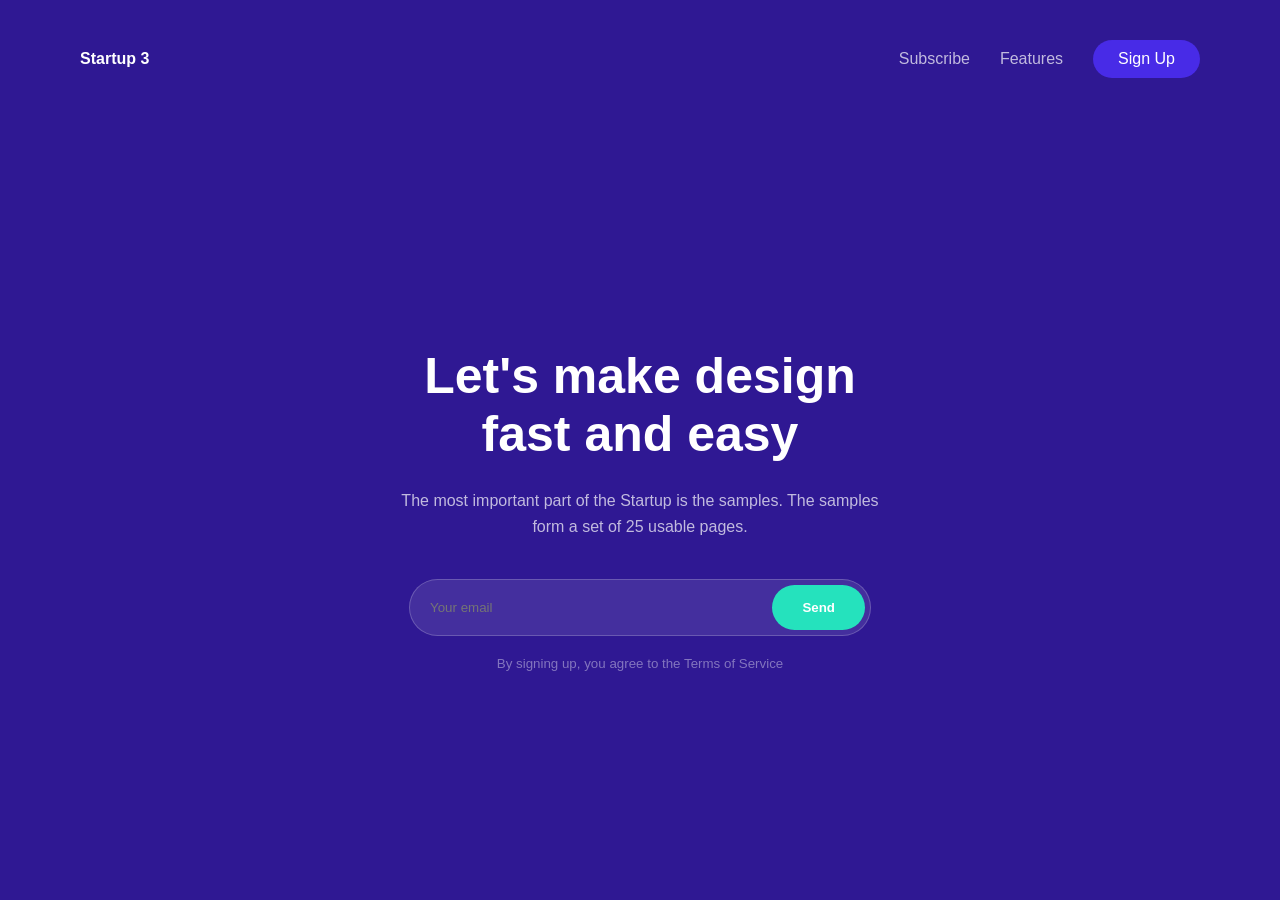
<file: app/copy/copy1.html>
<!DOCTYPE html>
<html>
<body style="margin:0; background:#2F1893; color:#fff; font-family:sans-serif; text-align:center; display:flex; flex-direction:column; min-height:100vh">

    <!-- Navigation Bar -->
    <nav style="display:flex; justify-content:space-between; padding:40px 80px; align-items:center">
        <b>Startup 3</b>
        <div style="display:flex; gap:30px; align-items:center">
            <a href="#" style="color:#fff; text-decoration:none; opacity:0.7">Subscribe</a>
            <a href="#" style="color:#fff; text-decoration:none; opacity:0.7">Features</a>
            <a href="#" style="background:#482BE7; color:#fff; text-decoration:none; padding:10px 25px; border-radius:25px">Sign Up</a>
        </div>
    </nav>

    <!-- Main Content Area -->
    <main style="flex:1; display:flex; flex-direction:column; justify-content:center; align-items:center; padding:20px">
        <h1 style="font-size:50px; margin:0">Let's make design<br>fast and easy</h1>
        <p style="max-width:500px; opacity:0.7; margin:25px 0 40px; line-height:1.6">
            The most important part of the Startup is the samples. The samples form a set of 25 usable pages.
        </p>
        
        <!-- Subscription Form -->
        <form id="f" style="display:flex; background:rgba(255,255,255,0.1); border:1px solid rgba(255,255,255,0.2); border-radius:30px; width:450px; padding:5px">
            <input type="email" placeholder="Your email" required style="background:none; border:none; padding:15px; color:#fff; flex:1; outline:none">
            <button style="background:#25E2BD; border:none; padding:0 30px; border-radius:25px; color:#fff; font-weight:bold; cursor:pointer">
                Send
            </button>
        </form>
        
        <small style="margin-top:20px; opacity:0.4">
            By signing up, you agree to the Terms of Service
        </small>
    </main>

    <!-- Form Logic -->
    <script>
        document.getElementById('f').onsubmit = (e) => { 
            e.preventDefault(); 
            alert("Sent!"); 
        };
    </script>

</body>
</html>
</file>
